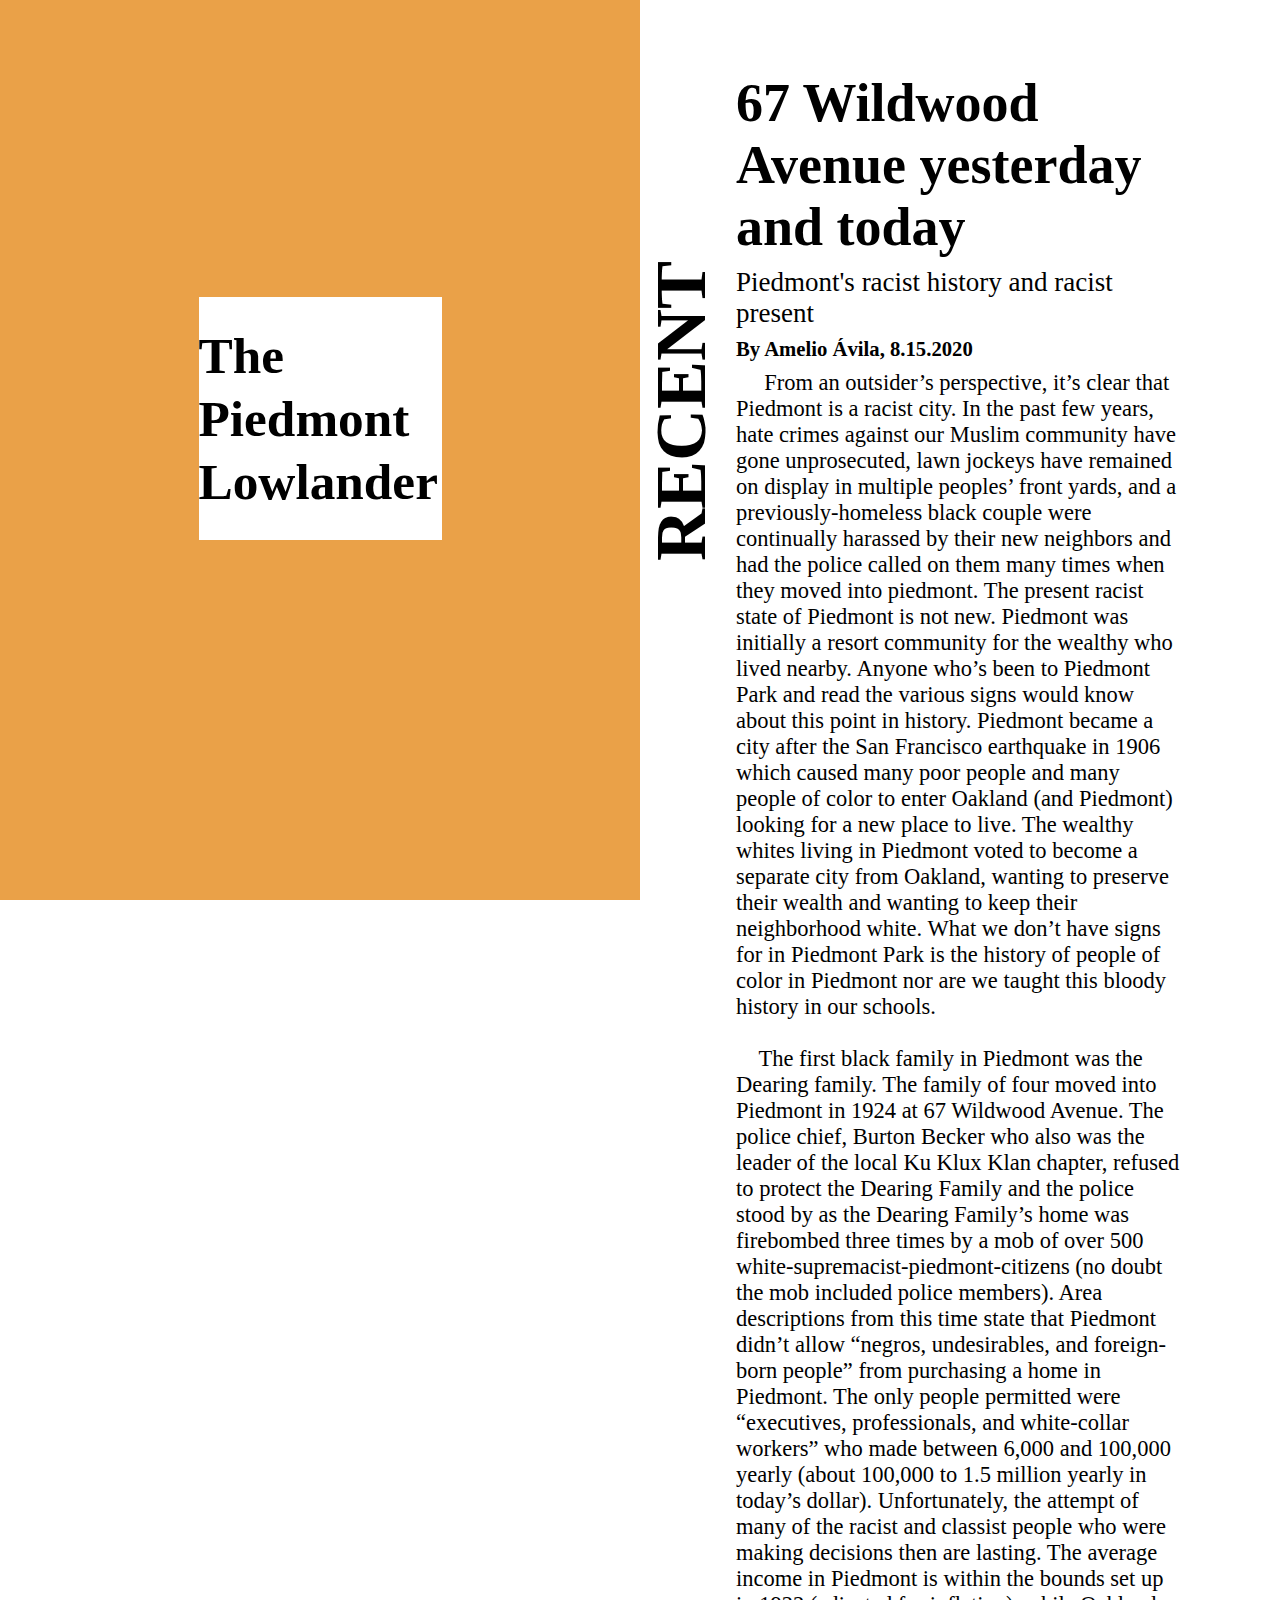
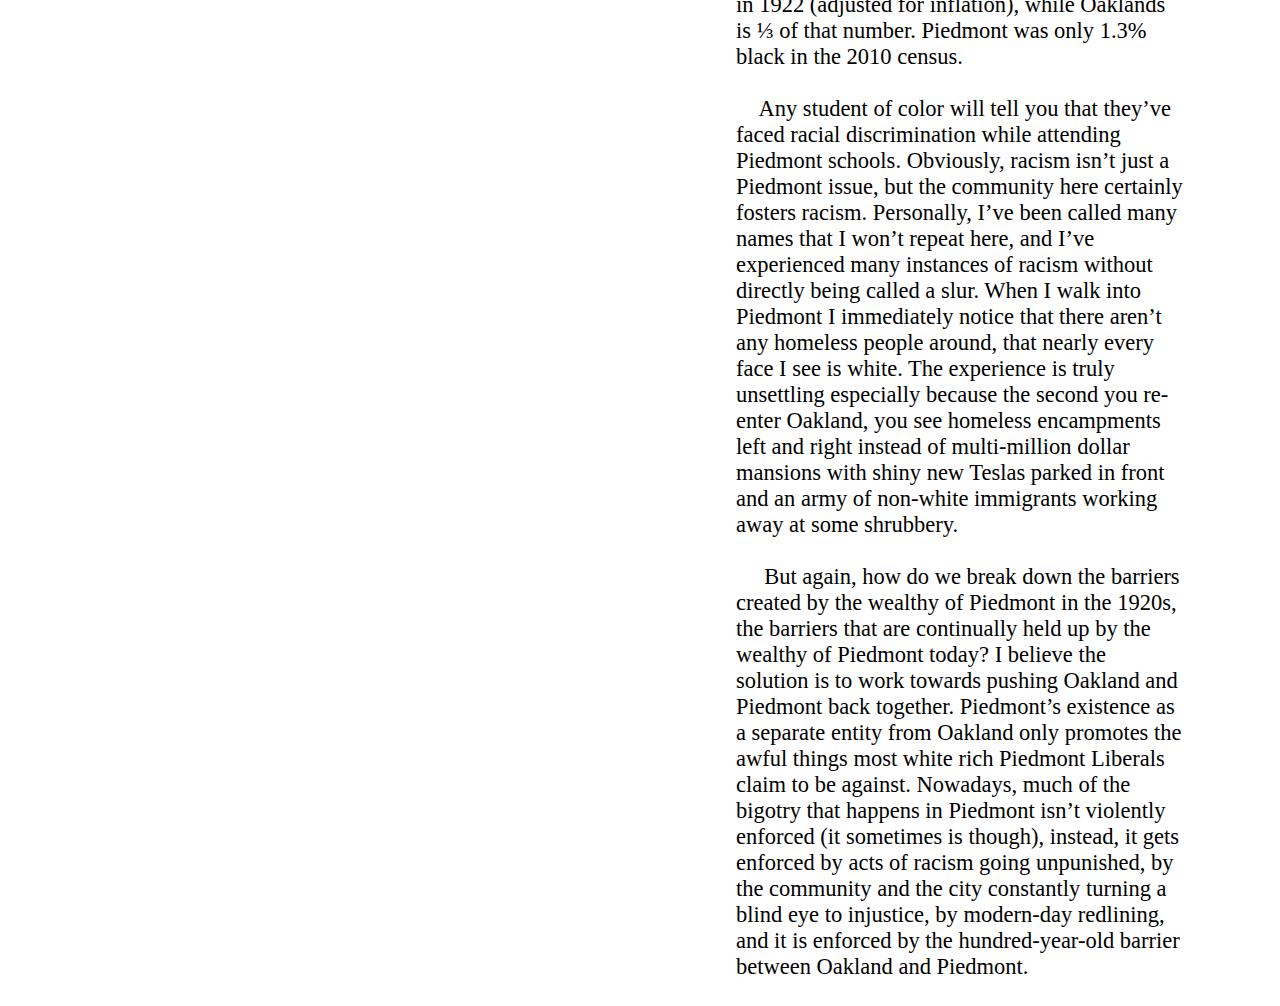
<file: index.html>
<!DOCTYPE html>
<html lang="en">
  <head>
    <meta charset="utf-8" />
    <meta http-equiv="X-UA-Compatible" content="IE=edge" />
    <meta name="viewport" content="width=device-width, initial-scale=1" />
    <title>The Piedmont Lowlander</title>
    <link rel="stylesheet" href="/style.css" />
    <script src="/script.js" defer></script>
  </head>
  <body>
    <div id="front-wrapper">
      <div id="left">
        <a href="home.html" id="logo-box">
          <div id="logo-text">
            The Piedmont Lowlander
          </div>
        </a>
      </div>

      <div id="right">
        <div id="recent">
          RECENT
        </div>
        <div id="">
          <div class="heading">67 Wildwood Avenue yesterday and today</div>
          <div class="subheading">
            Piedmont's racist history and racist present
          </div>
          <div class="authors">By Amelio Ávila, 8.15.2020</div>
          <div class="article">
            &nbsp;&nbsp;&nbsp;&nbsp; From an outsider’s perspective, it’s clear
            that Piedmont is a racist city. In the past few years, hate crimes
            against our Muslim community have gone unprosecuted, lawn jockeys
            have remained on display in multiple peoples’ front yards, and a
            previously-homeless black couple were continually harassed by their
            new neighbors and had the police called on them many times when they
            moved into piedmont. The present racist state of Piedmont is not
            new. Piedmont was initially a resort community for the wealthy who
            lived nearby. Anyone who’s been to Piedmont Park and read the
            various signs would know about this point in history. Piedmont
            became a city after the San Francisco earthquake in 1906 which
            caused many poor people and many people of color to enter Oakland
            (and Piedmont) looking for a new place to live. The wealthy whites
            living in Piedmont voted to become a separate city from Oakland,
            wanting to preserve their wealth and wanting to keep their
            neighborhood white. What we don’t have signs for in Piedmont Park is
            the history of people of color in Piedmont nor are we taught this
            bloody history in our schools.
            <br /><br />
            &nbsp;&nbsp;&nbsp;&nbsp;The first black family in Piedmont was the
            Dearing family. The family of four moved into Piedmont in 1924 at 67
            Wildwood Avenue. The police chief, Burton Becker who also was the
            leader of the local Ku Klux Klan chapter, refused to protect the
            Dearing Family and the police stood by as the Dearing Family’s home
            was firebombed three times by a mob of over 500
            white-supremacist-piedmont-citizens (no doubt the mob included
            police members). Area descriptions from this time state that
            Piedmont didn’t allow “negros, undesirables, and foreign-born
            people” from purchasing a home in Piedmont. The only people
            permitted were “executives, professionals, and white-collar workers”
            who made between 6,000 and 100,000 yearly (about 100,000 to 1.5
            million yearly in today’s dollar). Unfortunately, the attempt of
            many of the racist and classist people who were making decisions
            then are lasting. The average income in Piedmont is within the
            bounds set up in 1922 (adjusted for inflation), while Oaklands is ⅓
            of that number. Piedmont was only 1.3% black in the 2010 census.
            <br /><br />
            &nbsp;&nbsp;&nbsp;&nbsp;Any student of color will tell you that
            they’ve faced racial discrimination while attending Piedmont
            schools. Obviously, racism isn’t just a Piedmont issue, but the
            community here certainly fosters racism. Personally, I’ve been
            called many names that I won’t repeat here, and I’ve experienced
            many instances of racism without directly being called a slur. When
            I walk into Piedmont I immediately notice that there aren’t any
            homeless people around, that nearly every face I see is white. The
            experience is truly unsettling especially because the second you
            re-enter Oakland, you see homeless encampments left and right
            instead of multi-million dollar mansions with shiny new Teslas
            parked in front and an army of non-white immigrants working away at
            some shrubbery. <br /><br />
            &nbsp;&nbsp;&nbsp;&nbsp; But again, how do we break down the
            barriers created by the wealthy of Piedmont in the 1920s, the
            barriers that are continually held up by the wealthy of Piedmont
            today? I believe the solution is to work towards pushing Oakland and
            Piedmont back together. Piedmont’s existence as a separate entity
            from Oakland only promotes the awful things most white rich Piedmont
            Liberals claim to be against. Nowadays, much of the bigotry that
            happens in Piedmont isn’t violently enforced (it sometimes is
            though), instead, it gets enforced by acts of racism going
            unpunished, by the community and the city constantly turning a blind
            eye to injustice, by modern-day redlining, and it is enforced by the
            hundred-year-old barrier between Oakland and Piedmont.
            <br /><br />
          </div>
        </div>
      </div>
    </div>
  </body>
</html>
</file>
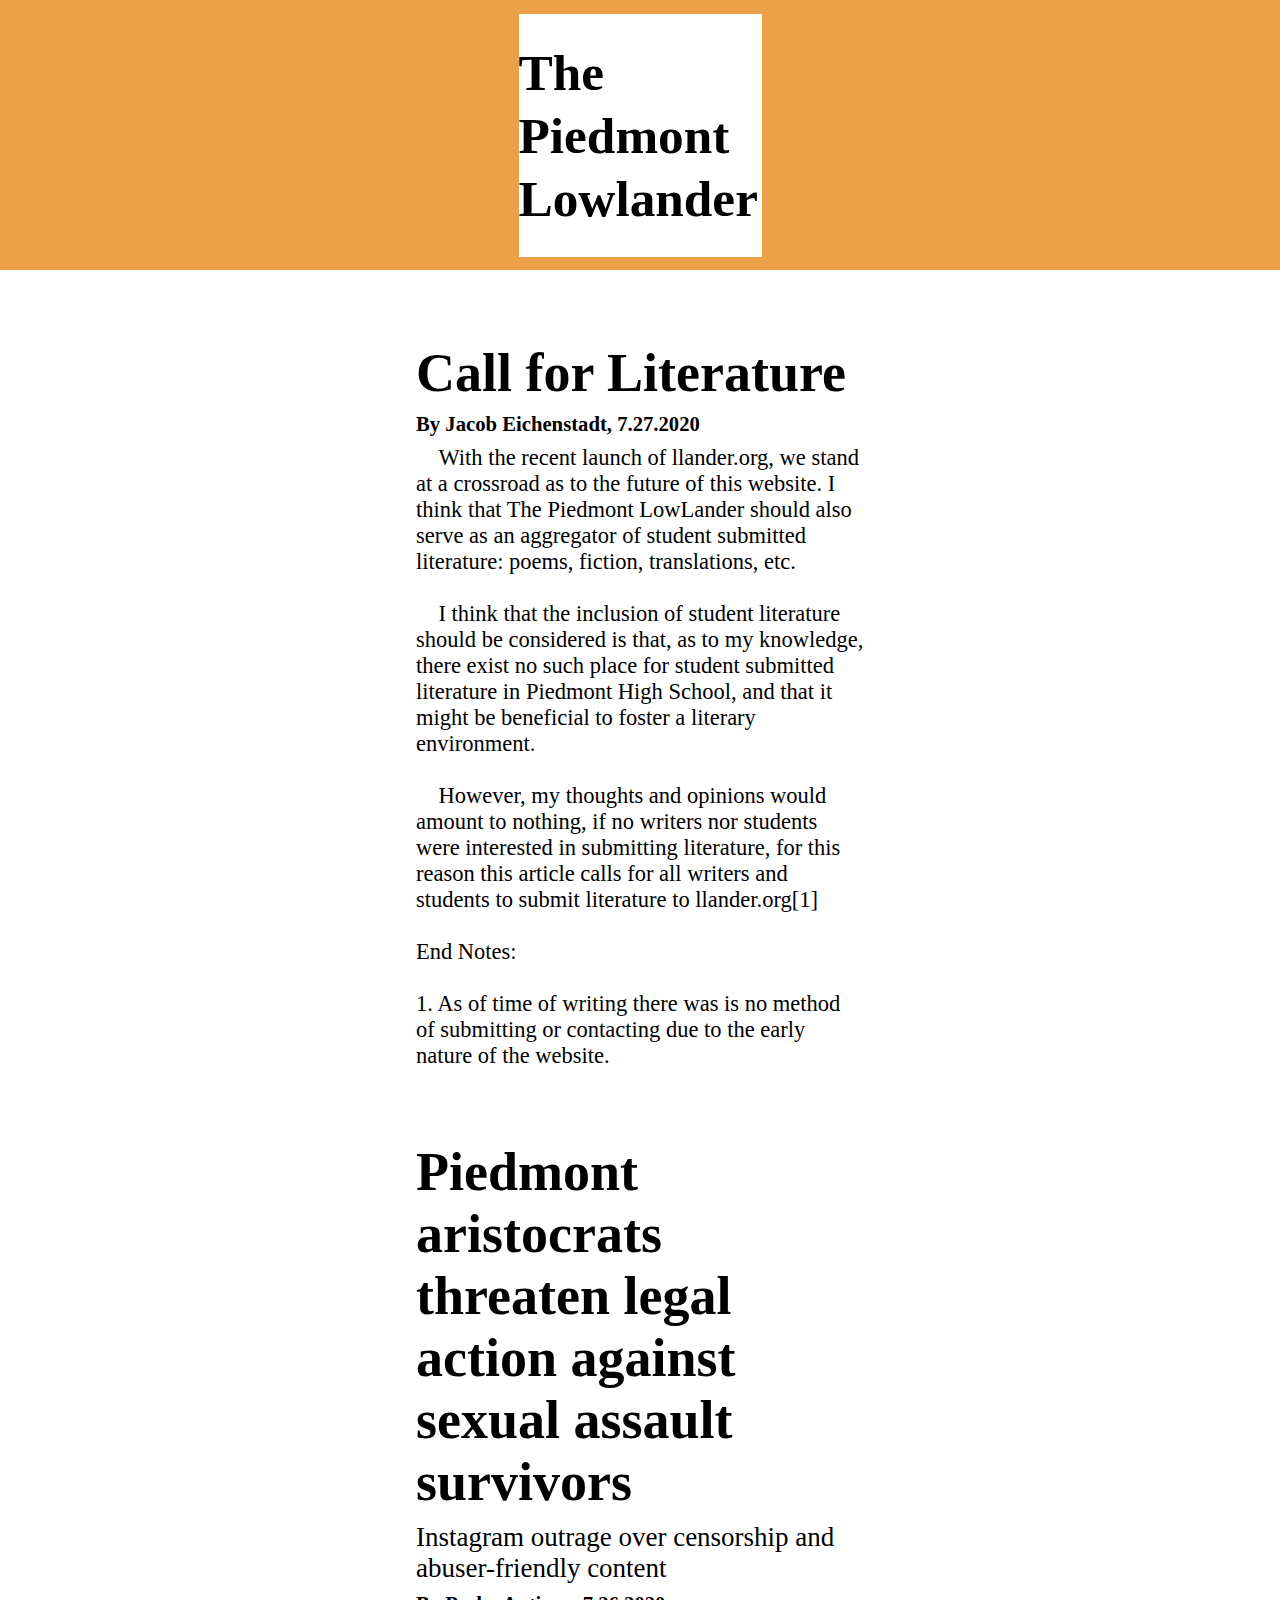
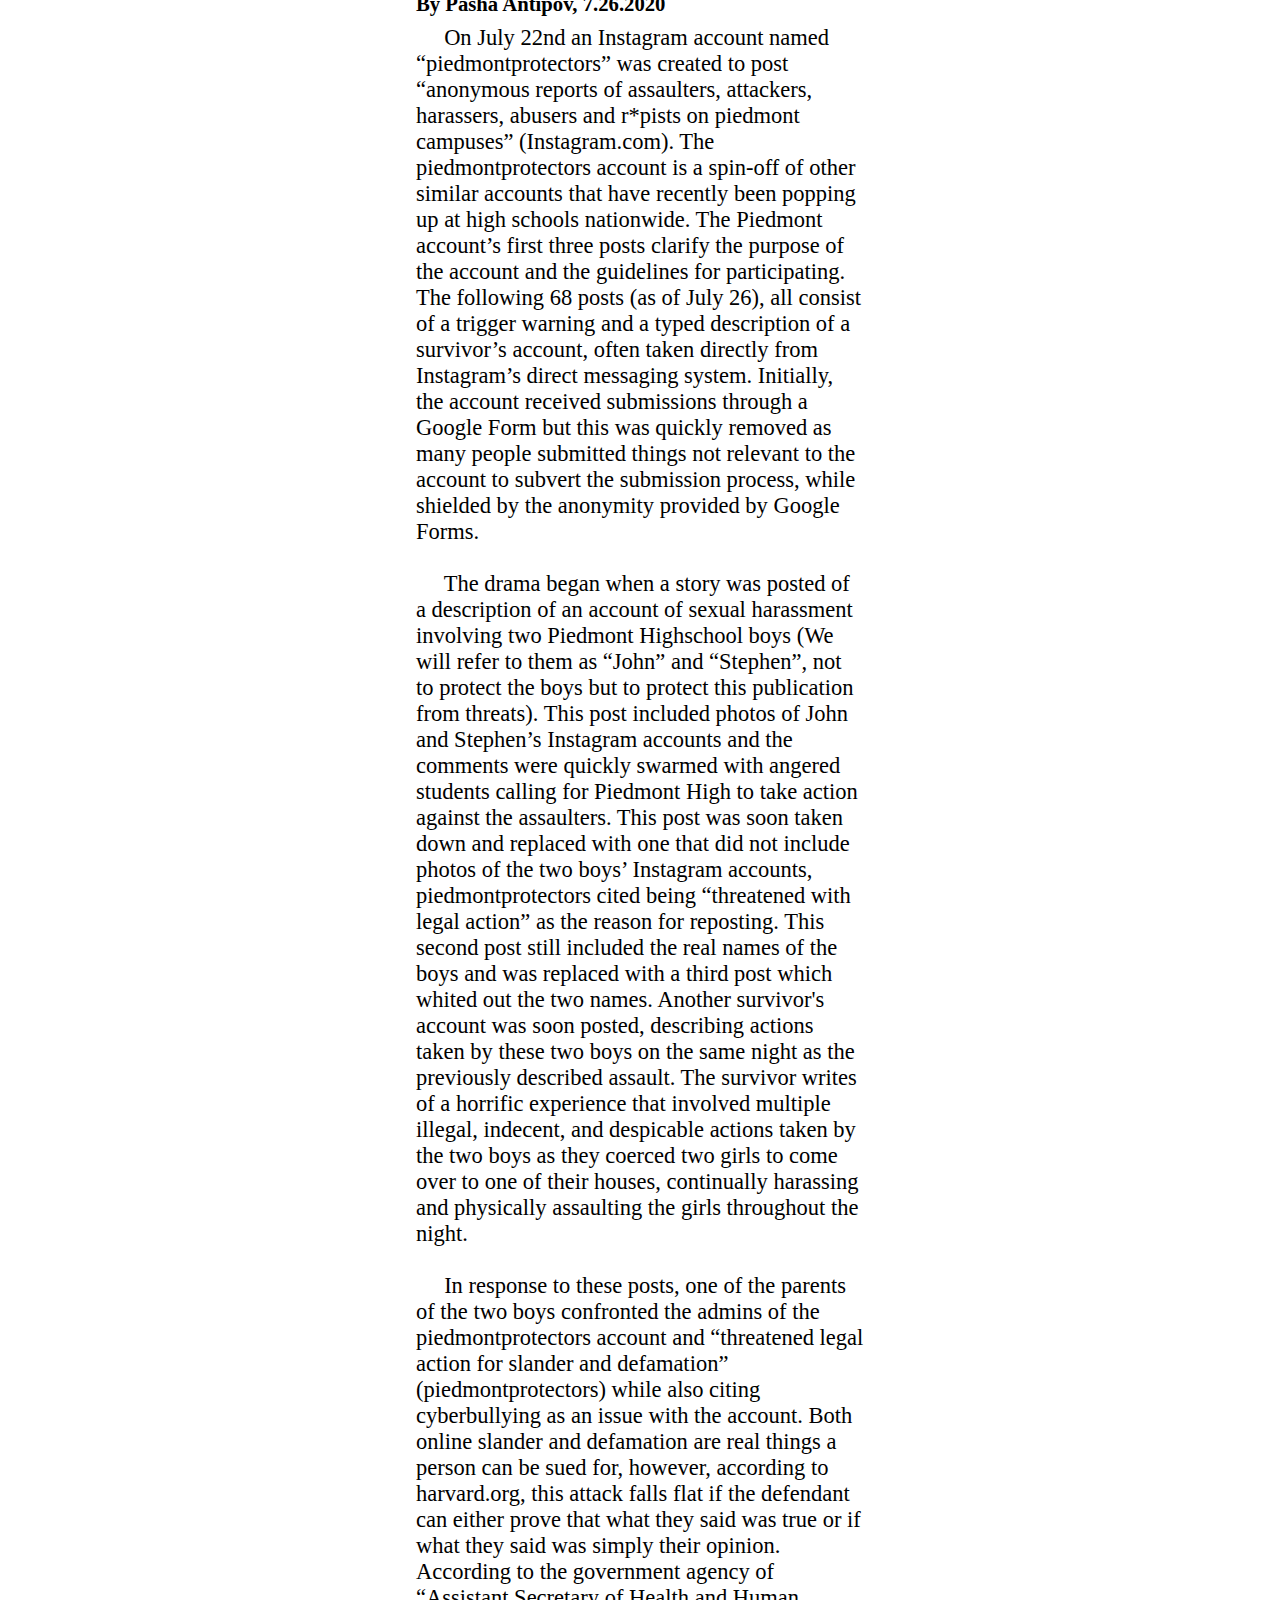
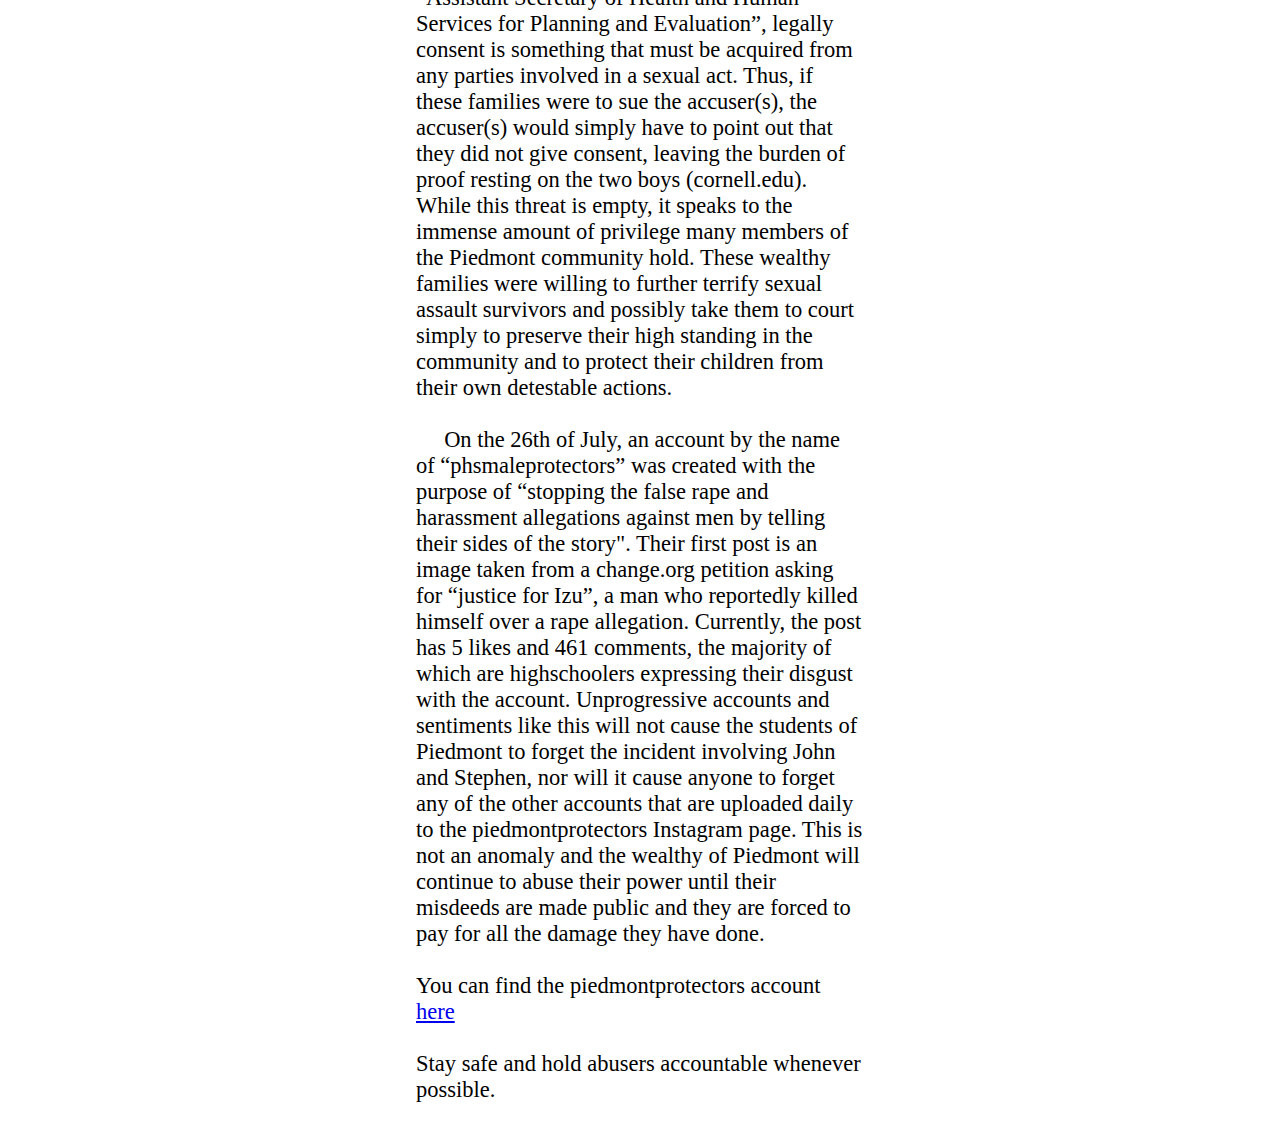
<file: archive.html>
<!DOCTYPE html>
<html lang="en">
  <head>
    <meta charset="utf-8" />
    <meta http-equiv="X-UA-Compatible" content="IE=edge" />
    <meta name="viewport" content="width=device-width, initial-scale=1" />
    <title>The Piedmont Lowlander</title>
    <link rel="stylesheet" href="/style.css" />
    <script src="/script.js" defer></script>
  </head>
  <body>
    <div id="archive-wrapper">
      <a href="home.html" id="logo-box">
        <div id="logo-text">
          The Piedmont Lowlander
        </div>
      </a>
    </div>
    <div id="Call-for">
      <div class="heading">
        Call for Literature
      </div>
      <div class="authors">
        By Jacob Eichenstadt, 7.27.2020
      </div>
      <div class="article">
        &nbsp;&nbsp;&nbsp;&nbsp;With the recent launch of llander.org, we stand
        at a crossroad as to the future of this website. I think that The
        Piedmont LowLander should also serve as an aggregator of student
        submitted literature: poems, fiction, translations, etc.<br /><br />
        &nbsp;&nbsp;&nbsp;&nbsp;I think that the inclusion of student literature
        should be considered is that, as to my knowledge, there exist no such
        place for student submitted literature in Piedmont High School, and that
        it might be beneficial to foster a literary environment.<br /><br />
        &nbsp;&nbsp;&nbsp;&nbsp;However, my thoughts and opinions would amount
        to nothing, if no writers nor students were interested in submitting
        literature, for this reason this article calls for all writers and
        students to submit literature to llander.org[1]<br /><br />

        End Notes:<br /><br />
        1. As of time of writing there was is no method of submitting or
        contacting due to the early nature of the website.
      </div>
    </div>
    <div id="piedmont-aristocrats">
      <div class="heading">
        Piedmont aristocrats threaten legal action against sexual assault
        survivors
      </div>
      <div class="subheading">
        Instagram outrage over censorship and abuser-friendly content
      </div>
      <div class="authors">
        By Pasha Antipov, 7.26.2020
      </div>
      <div class="article">
        &nbsp;&nbsp;&nbsp;&nbsp; On July 22nd an Instagram account named
        “piedmontprotectors” was created to post “anonymous reports of
        assaulters, attackers, harassers, abusers and r*pists on piedmont
        campuses” (Instagram.com). The piedmontprotectors account is a spin-off
        of other similar accounts that have recently been popping up at high
        schools nationwide. The Piedmont account’s first three posts clarify the
        purpose of the account and the guidelines for participating. The
        following 68 posts (as of July 26), all consist of a trigger warning and
        a typed description of a survivor’s account, often taken directly from
        Instagram’s direct messaging system. Initially, the account received
        submissions through a Google Form but this was quickly removed as many
        people submitted things not relevant to the account to subvert the
        submission process, while shielded by the anonymity provided by Google
        Forms. <br /><br />
        &nbsp;&nbsp;&nbsp;&nbsp; The drama began when a story was posted of a
        description of an account of sexual harassment involving two Piedmont
        Highschool boys (We will refer to them as “John” and “Stephen”, not to
        protect the boys but to protect this publication from threats). This
        post included photos of John and Stephen’s Instagram accounts and the
        comments were quickly swarmed with angered students calling for Piedmont
        High to take action against the assaulters. This post was soon taken
        down and replaced with one that did not include photos of the two boys’
        Instagram accounts, piedmontprotectors cited being “threatened with
        legal action” as the reason for reposting. This second post still
        included the real names of the boys and was replaced with a third post
        which whited out the two names. Another survivor's account was soon
        posted, describing actions taken by these two boys on the same night as
        the previously described assault. The survivor writes of a horrific
        experience that involved multiple illegal, indecent, and despicable
        actions taken by the two boys as they coerced two girls to come over to
        one of their houses, continually harassing and physically assaulting the
        girls throughout the night. <br /><br />
        &nbsp;&nbsp;&nbsp;&nbsp; In response to these posts, one of the parents
        of the two boys confronted the admins of the piedmontprotectors account
        and “threatened legal action for slander and defamation”
        (piedmontprotectors) while also citing cyberbullying as an issue with
        the account. Both online slander and defamation are real things a person
        can be sued for, however, according to harvard.org, this attack falls
        flat if the defendant can either prove that what they said was true or
        if what they said was simply their opinion. According to the government
        agency of “Assistant Secretary of Health and Human Services for Planning
        and Evaluation”, legally consent is something that must be acquired from
        any parties involved in a sexual act. Thus, if these families were to
        sue the accuser(s), the accuser(s) would simply have to point out that
        they did not give consent, leaving the burden of proof resting on the
        two boys (cornell.edu). While this threat is empty, it speaks to the
        immense amount of privilege many members of the Piedmont community hold.
        These wealthy families were willing to further terrify sexual assault
        survivors and possibly take them to court simply to preserve their high
        standing in the community and to protect their children from their own
        detestable actions.<br /><br />
        &nbsp;&nbsp;&nbsp;&nbsp; On the 26th of July, an account by the name of
        “phsmaleprotectors” was created with the purpose of “stopping the false
        rape and harassment allegations against men by telling their sides of
        the story". Their first post is an image taken from a change.org
        petition asking for “justice for Izu”, a man who reportedly killed
        himself over a rape allegation. Currently, the post has 5 likes and 461
        comments, the majority of which are highschoolers expressing their
        disgust with the account. Unprogressive accounts and sentiments like
        this will not cause the students of Piedmont to forget the incident
        involving John and Stephen, nor will it cause anyone to forget any of
        the other accounts that are uploaded daily to the piedmontprotectors
        Instagram page. This is not an anomaly and the wealthy of Piedmont will
        continue to abuse their power until their misdeeds are made public and
        they are forced to pay for all the damage they have done.
        <br /><br />
        You can find the piedmontprotectors account
        <a href="https://www.instagram.com/piedmontprotectors/?hl=en">here</a
        ><br /><br />
        Stay safe and hold abusers accountable whenever possible.
        <br /><br />
      </div>
    </div>
  </body>
</html>
</file>
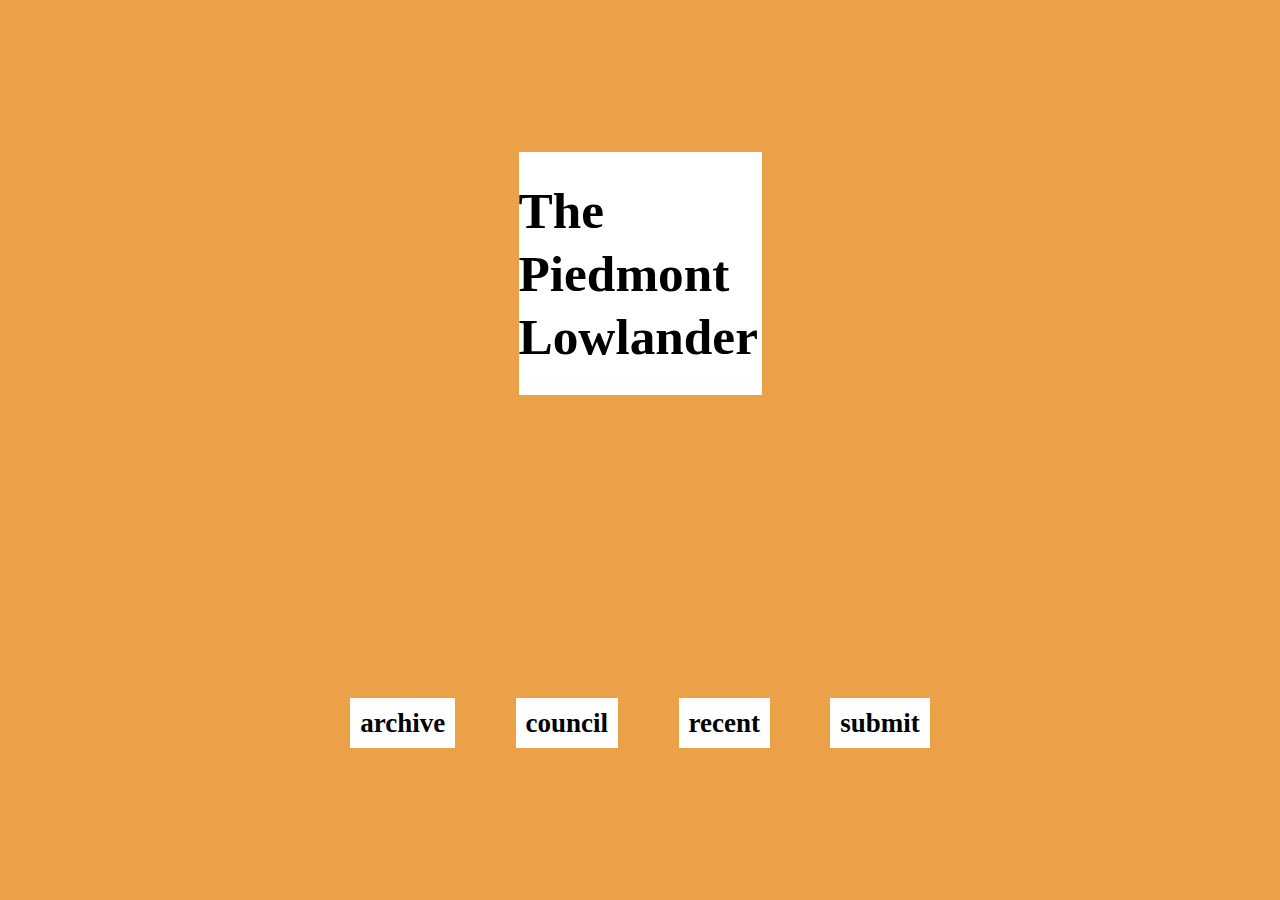
<file: home.html>
<!DOCTYPE html>
<html lang="en">
  <head>
    <meta charset="utf-8" />
    <meta http-equiv="X-UA-Compatible" content="IE=edge" />
    <meta name="viewport" content="width=device-width, initial-scale=1" />
    <title>The Piedmont Lowlander</title>
    <link rel="stylesheet" href="/style.css" />
    <script src="/script.js" defer></script>
  </head>
  <body>
    <div id="home-wrapper">
      <a href="home.html" id="logo-box">
        <div id="logo-text">
          The Piedmont Lowlander
        </div>
      </a>
      <div id="home-wrapper-two">
        <a href="archive.html" class="button">archive</a>
        <a
          href="https://piedmont.ca.gov/government/city_council/meeting_information___agendas#:~:text=The%20Piedmont%20City%20Council%20meets,in%20the%20decision%20making%20process."
          class="button"
          >council</a
        >
        <a href="index.html" class="button">recent</a>
        <a
          href="https://docs.google.com/forms/d/e/1FAIpQLSeqYmrlndNSSip6pBJcSjkT_li12u9c_O-Cqf4mXFqM2xUdCw/viewform"
          class="button"
          >submit</a
        >
      </div>
    </div>
  </body>
</html>
</file>
<file: style.css>
@font-face {
  font-family: Playfair Display;
  src: url("https://fonts.googleapis.com/css2?family=Playfair+Display:wght@900&display=swap");
}
@font-face {
  font-family: Amiri;
  src: url("https://fonts.googleapis.com/css2?family=Amiri&display=swap");
}
body {
  margin: 0;
  padding: 0;
}
#front-wrapper {
  display: flex;
  flex-direction: row;
  justify-content: flex-start;
}

#left {
  background-color: #EAA148;
  width: 50vw;
  height: 100vh;
  display: flex;
  align-items: center;
  flex-direction: column;
  justify-content: space-around;
  overflow: hidden;
  position: -webkit-sticky;
  position: sticky;
  top: 0;
}
#logo-box {
  background-color: #ffffff;
  width: 27vh;
  height: 27vh;
  position: -webkit-sticky;
  position: sticky;
  bottom: 40vh;
  text-decoration: none;
  transition: transform 330ms ease-in-out;
}
#logo-box:hover {
  transform: scale(1.1);
}

#logo-text {
  color: black;
  text-align: center;
  font-family: Playfair Display;
  font-size: 5.7vh;
  text-align: left;
  font-weight: 900;
  margin-top: 3vh;
  line-height: 7vh;
}
.button {
  background-color: white;
  color: black;
  text-align: center;
  display: inline-block;
  font-size: 3vh;
  padding: 1.1vh;
  border: none;
  text-decoration: none;
  font-family: Playfair Display;
  font-weight: 900;
  transition: transform 230ms ease-in-out;
}
.button:hover {
  transform: scale(1.1);
}
#right {
  background-color: #ffffff;
  width: 50vw;
}
#recent {
  font-weight: 900;
  transform-origin: 0 0;
  transform: rotate(270deg);
  left: 50vw;
  font-size: 8vh;
  bottom: 20vw;
  position: fixed;
}
.heading {
  font-family: Playfair Display;
  font-size: 6vh;
  color: #000000;
  text-align: left;
  font-weight: 600;
  width: 35vw;
  margin-left: auto;
  margin-right: auto;
  margin-top: 8vh;
}
.subheading {
  font-family: Amiri;
  font-size: 3vh;
  color: #000000;
  text-align: left;
  width: 35vw;
  margin-left: auto;
  margin-right: auto;
  margin-top: 1vh;
}
.authors {
  font-family: Amiri;
  font-size: 2.3vh;
  color: #000000;
  text-align: left;
  font-weight: 900;
  width: 35vw;
  margin-left: auto;
  margin-right: auto;
  margin-top: 1vh;
}
.article {
  font-size: 2.5vh;
  color: #000000;
  text-align: left;
  width: 35vw;
  margin-left: auto;
  margin-right: auto;
  margin-top: 1vh;
}

/*home specific*/
#home-wrapper {
  display: flex;
  align-items: center;
  flex-direction: column;
  justify-content: space-around;
  background-color: #EAA148;
  width: 100vw;
  height: 100vh;
}
#home-wrapper-two {
  display: flex;
  align-items: center;
  flex-direction: row;
  justify-content: space-around;
  width: 50vw;
}
/*archive specific*/
#archive-wrapper {
  display: flex;
  align-items: center;
  justify-content: space-around;
  background-color: #EAA148;
  width: 100vw;
  height: 30vh;
}
/*mobile optimization internal stylesheet*/
@media only screen and (max-device-width: 480px) {
  #front-wrapper {
    display: flex;
    flex-direction: column;
    justify-content: center;
  }
  #left {
    width: 100vw;
    height: 30vh;
    display: flex;
    align-items: center;
    flex-direction: column;
    justify-content: space-around;
    overflow: auto;
    position: relative;
  }
  #logo-box {
    top: 1vh;
    background-color: #ffffff;
    width: 27vh;
    height: 27vh;
    text-decoration: none;
    transition: transform 330ms ease-in-out;
  }
  #right {
    background-color: #ffffff;
    width: 100vw;
  }
  #recent {
    opacity: 0;
  }
  .heading {
    width: 90vw;
  }
  .subheading {
    width: 90vw;
  }
  .authors {
    width: 90vw;
  }
  .article {
    width: 90vw;
  }
  #home-wrapper-two {
    width: 95vw;
  }
}
</file>
